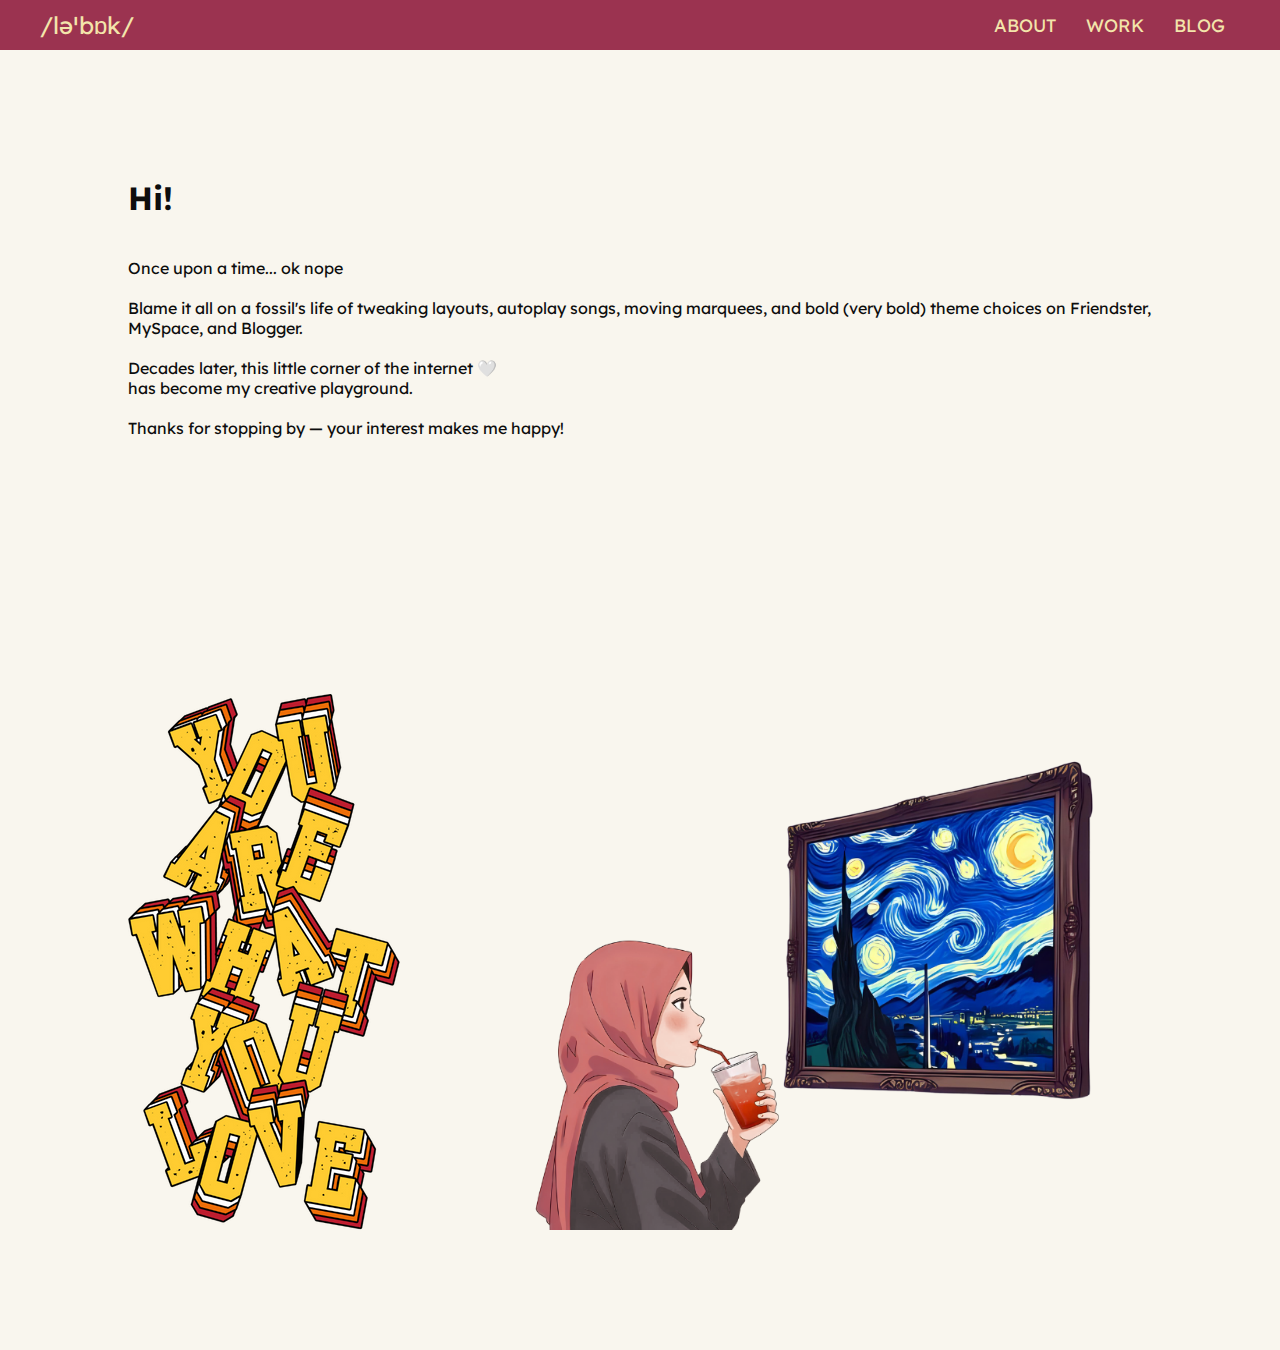
<file: about.html>
<!DOCTYPE html>
<html lang="en">
<head>
    <meta charset="UTF-8">
    <meta name="viewport" content="width=device-width, initial-scale=1.0">
    <title>About</title>
    <link rel="stylesheet" href="styles.css">
</head>
<body>
    <header>
        <nav class="navbar">
            <div class="logo">
                <a href="index.html">/ləˈbɒk/</a>
            </div>
            <ul class="nav-links">
                <li><a href="about.html">About</a></li>
                <li><a href="work.html">Work</a></li>
                <li><a href="blog.html">Blog</a></li>
            </ul>
            <div class="hamburger" id="hamburger">
                <div class="bar"></div>
                <div class="bar"></div>
                <div class="bar"></div>
            </div>
        </nav>
    </header>

    <section>
    <div class="lebok">
        <h1>Hi!</h1>
        <p>
          <br><br>
          <p>
            Once upon a time... ok nope<br>
            <br>
            Blame it all on a fossil's life of tweaking layouts, 
            autoplay songs, moving marquees, and bold (very bold) 
            theme choices on Friendster, MySpace, and Blogger.<br>
            <br>
            Decades later, this little corner of the internet 🤍 <br>
            has become my creative playground.<br><br>
            Thanks for stopping by — your interest makes me happy!
          </p>
    </div>
    <div class="index-container">
        <div class="image-column col-1">
            <img src="images/quote.png" style="max-width: 90%; height: auto;" alt="You are what you love quote">
        </div>
        <div class="image-column col-2">
            <img src="images/girl_frame.png" style="max-width: 100%; height: auto;" alt="Girl and Art Frame">
        </div>
    </div>
    <br><br><br>
    </section>
    <br><br><br>
    <script src="script.js"></script>
</body>
</html>
</file>
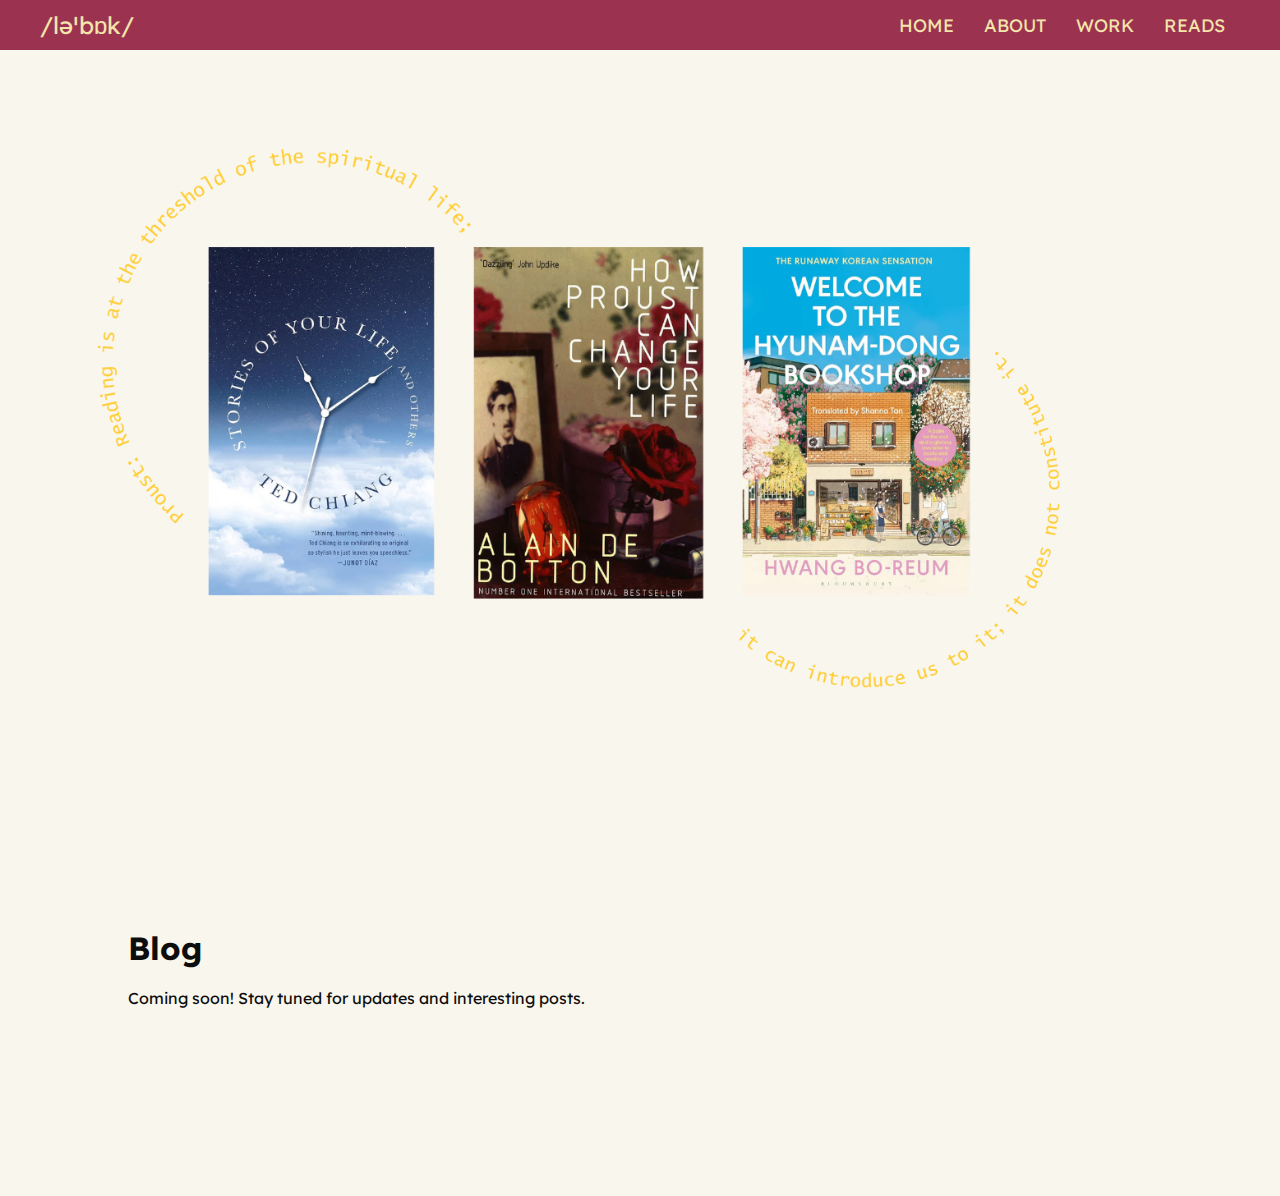
<file: blog.html>
<!DOCTYPE html>
<html lang="en">
<head>
    <meta charset="UTF-8">
    <meta name="viewport" content="width=device-width, initial-scale=1.0">
    <title>Blog</title>
    <link rel="stylesheet" href="styles.css">
</head>
<body>
    <header>
        <nav class="navbar">
            <div class="logo">
                <a href="index.html">/ləˈbɒk/</a>
            </div>
            <ul class="nav-links">
                <li><a href="index.html">Home</a></li>
                <li><a href="about.html">About</a></li>
                <li><a href="work.html">Work</a></li>
                <li><a href="blog.html">Reads</a></li>
            </ul>
            <div class="hamburger" id="hamburger">
                <div class="bar"></div>
                <div class="bar"></div>
                <div class="bar"></div>
            </div>
        </nav>
    </header>

    <section>
        <div class="index-container">
            <div class="image-column">
                <img src="images/books_full.png" style="max-width: 90%; height: auto;" alt="books">
            </div>
        </div>
        <br>
        <div class="lebok">
            <h1>Blog</h1><br>
            <p>Coming soon! Stay tuned for updates and interesting posts.</p>
        </div>
    </section>
    <br><br><br>
    <script src="script.js"></script>
</body>
</html>
</file>
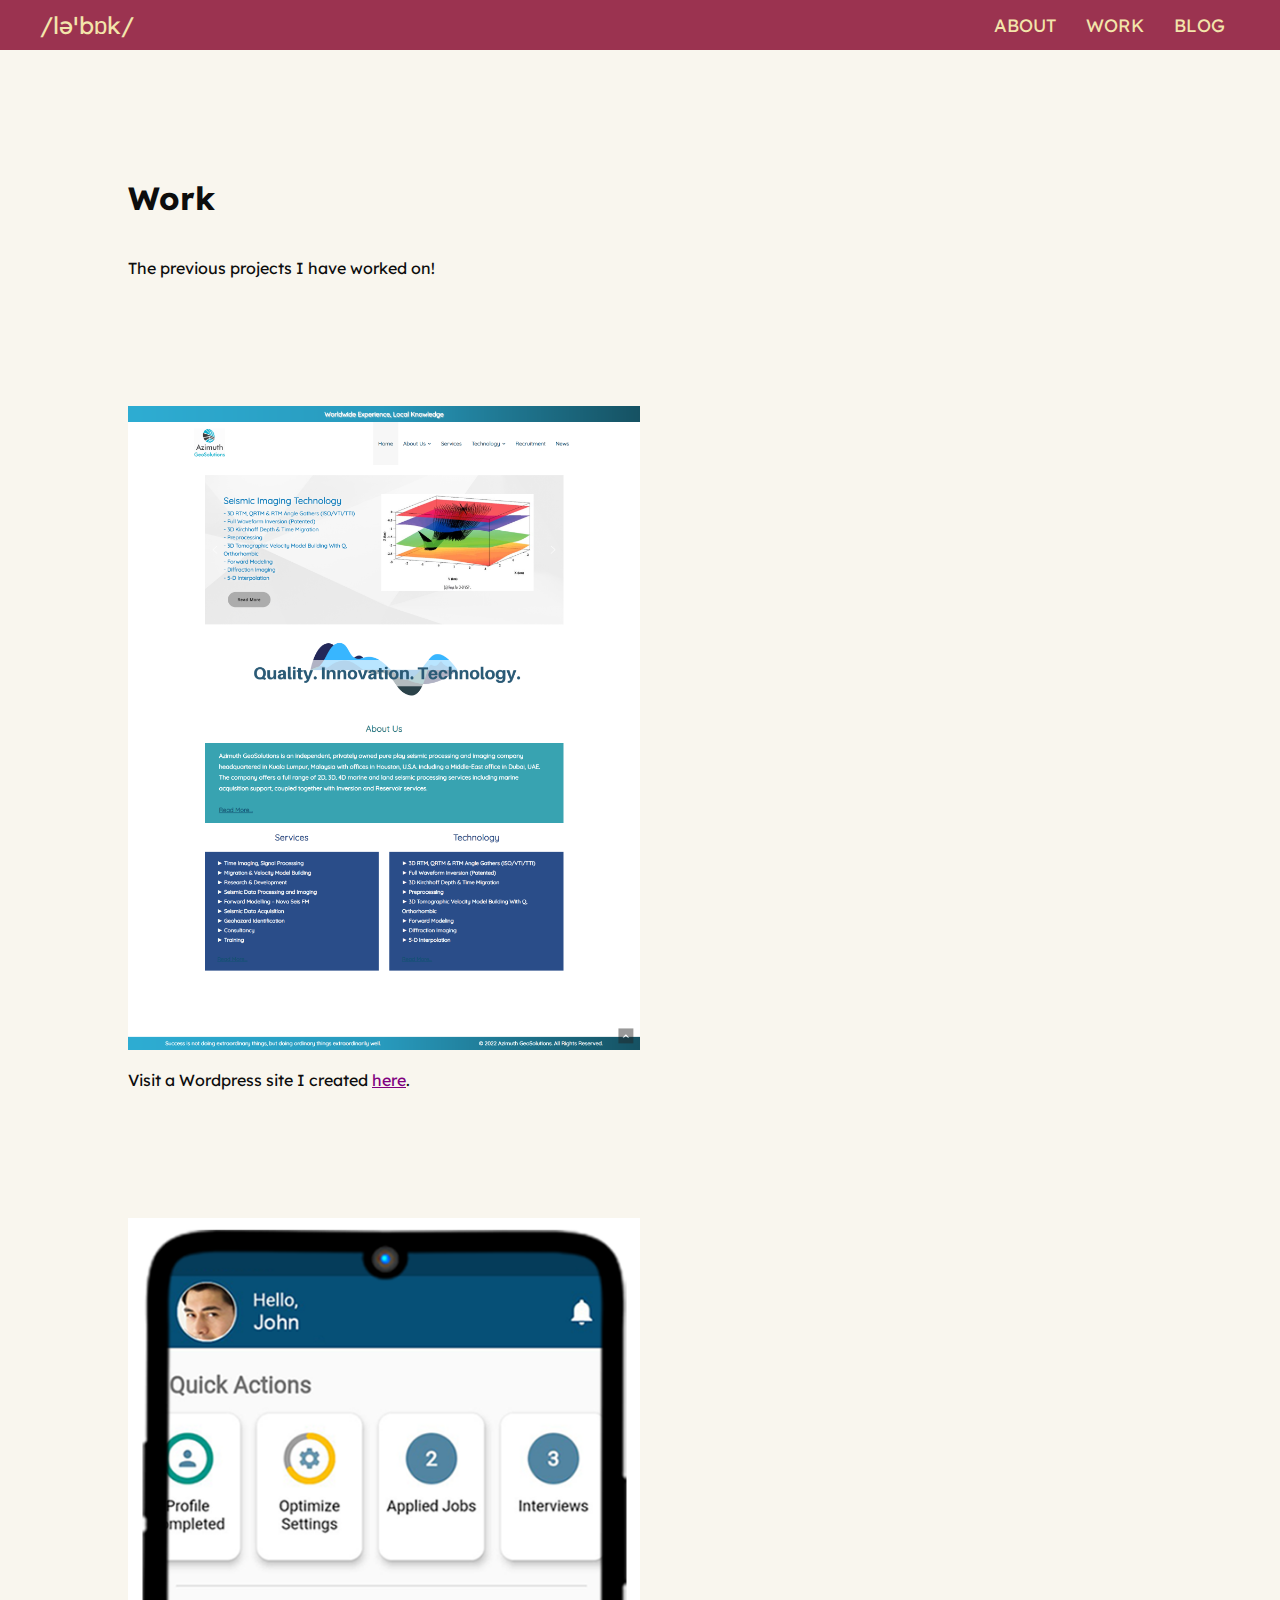
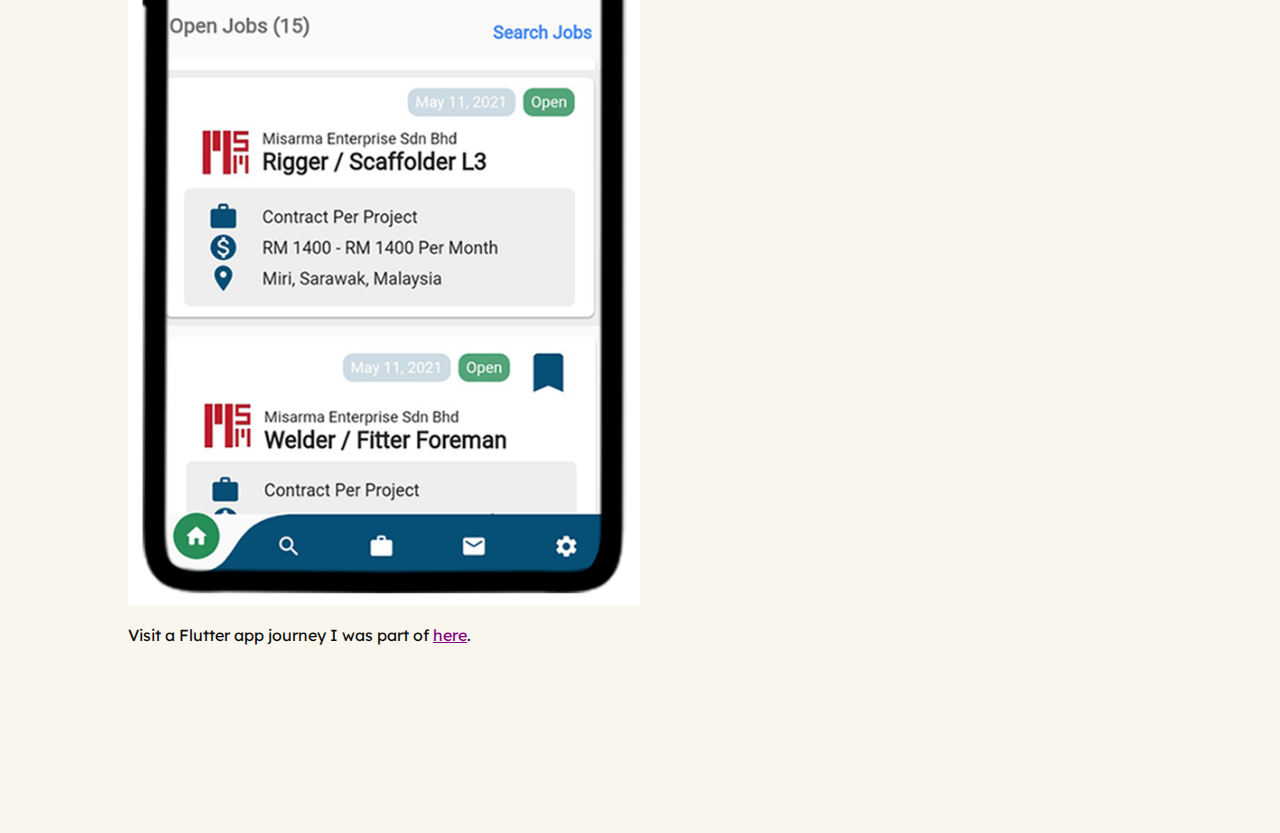
<file: work.html>
<!DOCTYPE html>
<html lang="en">
<head>
    <meta charset="UTF-8">
    <meta name="viewport" content="width=device-width, initial-scale=1.0">
    <title>Work</title>
    <link rel="stylesheet" href="styles.css">
</head>
<body>
    <header>
        <nav class="navbar">
            <div class="logo">
                <a href="index.html">/ləˈbɒk/</a>
            </div>
            <ul class="nav-links">
                <li><a href="about.html">About</a></li>
                <li><a href="work.html">Work</a></li>
                <li><a href="blog.html">Blog</a></li>
            </ul>
            <div class="hamburger" id="hamburger">
                <div class="bar"></div>
                <div class="bar"></div>
                <div class="bar"></div>
            </div>
        </nav>
    </header>

    <section>
      <div class="lebok">
        <h1>Work</h1><br><br>
        <p>
        The previous projects I have worked on!<br>
        </p>
      </div>
      <div class="work-container">
            <img src="images/azgeos.png"><br>
            <p>Visit a Wordpress site I created <a href="https://azimuthgeos.com/">here</a>.</p>
      </div>
      <div class="work-container">
            <img src="images/flutter.png"><br>
            <p>Visit a Flutter app journey I was part of <a href="https://evol-technologies.com/eseeker.html">here</a>.</p>
      </div>
      <br><br>
    </section>
    <br>
    <script src="script.js"></script>
</body>
</html>
</file>
<file: styles.css>
@import url('https://fonts.googleapis.com/css2?family=Playfair+Display:ital,wght@0,400..900;1,400..900&display=swap');
@import url('https://fonts.googleapis.com/css2?family=Lexend:wght@100..900&display=swap');
/*
  font-family: "Playfair Display", serif;
  font-family: "Lexend", sans-serif;
*/

* {
    margin: 0;
    padding: 0;
    box-sizing: border-box;
}

body {
    font-family: "Lexend", sans-serif;
    font-optical-sizing: auto;
    background-color: #F9F6EE;
    color: #0D0D0D;
}

/* Header and Navbar */
header {
    background-color: rgba(144, 30, 62, 0.90);
    padding: 10px 20px;
}

.navbar {
    display: flex;
    justify-content: space-between;
    align-items: center;
    max-width: 1200px;
    margin: 0 auto;
}

.navbar .logo a {
    color: #F3E5AB;
    font-size: 24px;
    text-decoration: none;
}

.navbar .logo a:hover{
    color: #fff;
    text-decoration: underline overline;
    text-decoration-style: dashed;
}

.nav-links {
    list-style: none;
    display: flex;
}

.nav-links li {
    margin: 0 15px;
    width: 100%;
}

.nav-links li a {
    color: #F3E5AB;
    text-decoration: none;
    font-size: 18px;
    text-transform: uppercase;
    padding: 5px 0;
    transition: color 0.3s;
}

.nav-links li a:hover {
    color: #fff;
    font-weight: 600;
    letter-spacing: 0.1em;
    text-decoration: underline overline;
    text-decoration-style: dashed;
    text-underline-offset: 0.1em;
}

.lebok {
   display: block;
   justify-content: center;
   padding: 10%;
}

.index-container {
    display: flex;
    justify-content: center;
    align-items: flex-end; /* This aligns items at the bottom */
    gap: 0;
    padding: 0;
}

.work-container {
    padding: 0 10% 10% 10%;
}

.work-container img {
    max-width: 50%;
    height: auto;
    display: block;
}

.work-container a{
    color: purple;
}

.image-column img {
    max-width: 100%;
    height: auto;
    display: block;
}

.col-1 {
  padding: 10% 0 0 10%;
  flex: 0 0 40%; /* Don't grow/shrink, take 60% */
}
.col-2 {
  padding: 10% 10% 0 0;
  flex: 0 0 60%; /* Don't grow/shrink, take 40% */
}

/* Hamburger menu for mobile */
.hamburger {
    display: none;
    cursor: pointer;
    flex-direction: column;
    justify-content: space-between;
    height: 20px;
    width: 30px;
}

.hamburger .bar {
    width: 100%;
    height: 4px;
    background-color: #F3E5AB;
    transition: all 0.3s ease;
}

/* Responsive Design */
@media (max-width: 768px) {
    .nav-links {
        display: none;
        flex-direction: column;
        width: 100%;
        position: absolute;
        top: 60px;
        left: 0;
        background-color: #333;
        padding: 10px;
        text-align: center;
    }

    .nav-links.active {
        display: flex;
    }

    .nav-links li {
        margin: 10px 0;
    }

    .hamburger {
        display: flex;
    }

    .hamburger.active .bar:nth-child(1) {
        transform: rotate(45deg);
        top: 8px;
    }

    .hamburger.active .bar:nth-child(2) {
        opacity: 0;
    }

    .hamburger.active .bar:nth-child(3) {
        transform: rotate(-45deg);
        top: -8px;
    }
}
</file>
